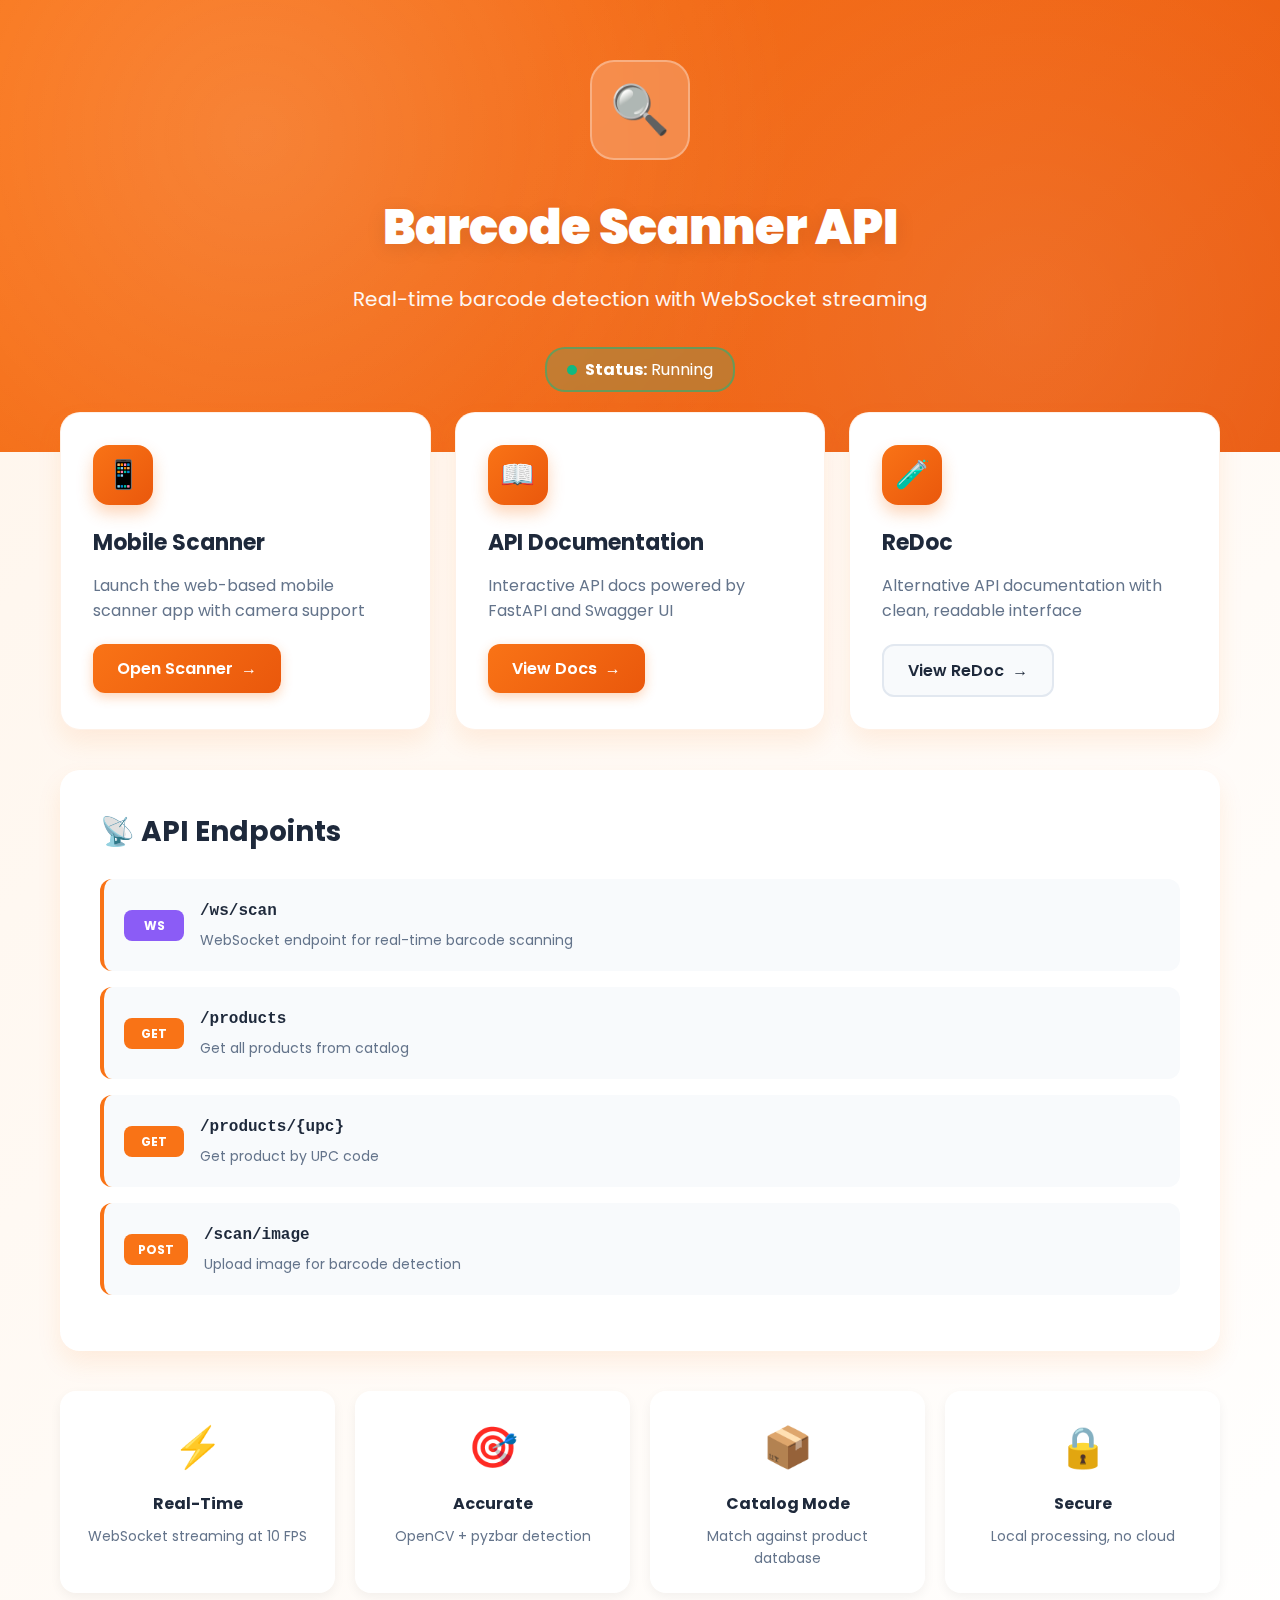
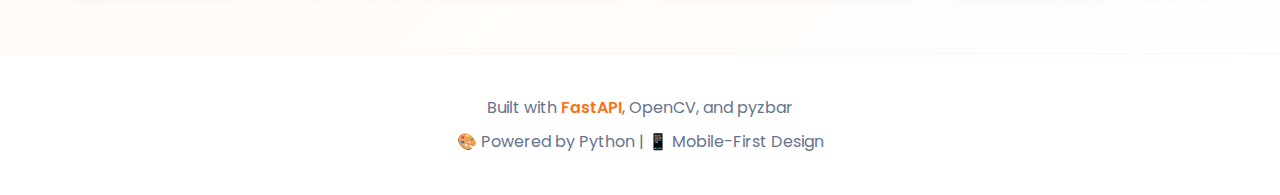
<file: frontend/api-home.html>
<!DOCTYPE html>
<html lang="en">
<head>
    <meta charset="UTF-8">
    <meta name="viewport" content="width=device-width, initial-scale=1.0">
    <title>Barcode Scanner API</title>
    <link rel="preconnect" href="https://fonts.googleapis.com">
    <link rel="preconnect" href="https://fonts.gstatic.com" crossorigin>
    <link href="https://fonts.googleapis.com/css2?family=Poppins:wght@400;500;600;700;800;900&display=swap" rel="stylesheet">
    <style>
        * {
            margin: 0;
            padding: 0;
            box-sizing: border-box;
        }

        :root {
            --primary: #f97316;
            --primary-dark: #ea580c;
            --secondary: #10b981;
            --dark: #1e293b;
            --gray: #64748b;
            --light: #f8fafc;
        }

        body {
            font-family: 'Poppins', sans-serif;
            background: linear-gradient(135deg, #fff5eb 0%, #fff 100%);
            color: var(--dark);
            line-height: 1.6;
            min-height: 100vh;
        }

        /* Hero Section */
        .hero {
            background: linear-gradient(135deg, #f97316 0%, #ea580c 100%);
            color: white;
            padding: 60px 20px;
            text-align: center;
            position: relative;
            overflow: hidden;
        }

        .hero::before {
            content: '';
            position: absolute;
            top: 0;
            left: 0;
            right: 0;
            bottom: 0;
            background: 
                radial-gradient(circle at 20% 30%, rgba(255,255,255,0.15) 0%, transparent 50%),
                radial-gradient(circle at 80% 70%, rgba(255,255,255,0.1) 0%, transparent 50%);
        }

        .hero-content {
            max-width: 800px;
            margin: 0 auto;
            position: relative;
            z-index: 1;
        }

        .api-icon {
            width: 100px;
            height: 100px;
            margin: 0 auto 30px;
            background: rgba(255,255,255,0.2);
            border-radius: 24px;
            display: flex;
            align-items: center;
            justify-content: center;
            font-size: 48px;
            backdrop-filter: blur(10px);
            border: 2px solid rgba(255,255,255,0.3);
            animation: float 3s ease-in-out infinite;
        }

        @keyframes float {
            0%, 100% { transform: translateY(0px); }
            50% { transform: translateY(-15px); }
        }

        .hero h1 {
            font-size: 48px;
            font-weight: 900;
            margin-bottom: 16px;
            text-shadow: 0 4px 20px rgba(0,0,0,0.1);
        }

        .hero p {
            font-size: 20px;
            opacity: 0.95;
            margin-bottom: 12px;
        }

        .status-badge {
            display: inline-flex;
            align-items: center;
            gap: 8px;
            background: rgba(16, 185, 129, 0.2);
            border: 2px solid rgba(16, 185, 129, 0.5);
            padding: 8px 20px;
            border-radius: 20px;
            margin-top: 20px;
            backdrop-filter: blur(10px);
        }

        .status-dot {
            width: 10px;
            height: 10px;
            background: #10b981;
            border-radius: 50%;
            animation: pulse 2s infinite;
        }

        @keyframes pulse {
            0%, 100% { opacity: 1; box-shadow: 0 0 0 0 rgba(16, 185, 129, 0.7); }
            50% { opacity: 0.7; box-shadow: 0 0 0 8px rgba(16, 185, 129, 0); }
        }

        /* Container */
        .container {
            max-width: 1200px;
            margin: -40px auto 60px;
            padding: 0 20px;
            position: relative;
            z-index: 2;
        }

        /* Cards Grid */
        .cards-grid {
            display: grid;
            grid-template-columns: repeat(auto-fit, minmax(300px, 1fr));
            gap: 24px;
            margin-bottom: 40px;
        }

        .card {
            background: white;
            border-radius: 20px;
            padding: 32px;
            box-shadow: 0 12px 24px rgba(249, 115, 22, 0.1);
            border: 1px solid rgba(249, 115, 22, 0.1);
            transition: all 0.3s;
        }

        .card:hover {
            transform: translateY(-8px);
            box-shadow: 0 20px 40px rgba(249, 115, 22, 0.15);
        }

        .card-icon {
            width: 60px;
            height: 60px;
            background: linear-gradient(135deg, #f97316 0%, #ea580c 100%);
            border-radius: 16px;
            display: flex;
            align-items: center;
            justify-content: center;
            font-size: 28px;
            margin-bottom: 20px;
            box-shadow: 0 8px 16px rgba(249, 115, 22, 0.3);
        }

        .card h3 {
            font-size: 22px;
            font-weight: 700;
            margin-bottom: 12px;
            color: var(--dark);
        }

        .card p {
            color: var(--gray);
            margin-bottom: 20px;
        }

        .btn {
            display: inline-flex;
            align-items: center;
            gap: 8px;
            background: linear-gradient(135deg, #f97316 0%, #ea580c 100%);
            color: white;
            padding: 12px 24px;
            border-radius: 12px;
            text-decoration: none;
            font-weight: 600;
            transition: all 0.3s;
            box-shadow: 0 4px 12px rgba(249, 115, 22, 0.3);
        }

        .btn:hover {
            transform: translateY(-2px);
            box-shadow: 0 8px 20px rgba(249, 115, 22, 0.4);
        }

        .btn-secondary {
            background: var(--light);
            color: var(--dark);
            border: 2px solid #e2e8f0;
            box-shadow: none;
        }

        /* Endpoints Section */
        .endpoints {
            background: white;
            border-radius: 20px;
            padding: 40px;
            box-shadow: 0 12px 24px rgba(249, 115, 22, 0.1);
            margin-bottom: 40px;
        }

        .endpoints h2 {
            font-size: 28px;
            font-weight: 700;
            margin-bottom: 24px;
            color: var(--dark);
        }

        .endpoint-item {
            display: flex;
            align-items: center;
            gap: 16px;
            padding: 20px;
            background: var(--light);
            border-radius: 12px;
            margin-bottom: 16px;
            border-left: 4px solid var(--primary);
        }

        .method {
            background: var(--primary);
            color: white;
            padding: 6px 14px;
            border-radius: 8px;
            font-weight: 700;
            font-size: 12px;
            min-width: 60px;
            text-align: center;
        }

        .method.ws {
            background: #8b5cf6;
        }

        .endpoint-info {
            flex: 1;
        }

        .endpoint-path {
            font-family: 'Courier New', monospace;
            font-weight: 600;
            color: var(--dark);
            margin-bottom: 4px;
        }

        .endpoint-desc {
            font-size: 14px;
            color: var(--gray);
        }

        /* Features Grid */
        .features {
            display: grid;
            grid-template-columns: repeat(auto-fit, minmax(250px, 1fr));
            gap: 20px;
            margin: 40px 0;
        }

        .feature {
            text-align: center;
            padding: 24px;
            background: white;
            border-radius: 16px;
            box-shadow: 0 4px 12px rgba(0,0,0,0.05);
        }

        .feature-icon {
            font-size: 40px;
            margin-bottom: 12px;
        }

        .feature h4 {
            font-size: 16px;
            font-weight: 700;
            margin-bottom: 8px;
        }

        .feature p {
            font-size: 14px;
            color: var(--gray);
        }

        /* Footer */
        .footer {
            text-align: center;
            padding: 40px 20px;
            color: var(--gray);
            background: white;
            border-top: 2px solid var(--light);
        }

        .footer a {
            color: var(--primary);
            text-decoration: none;
            font-weight: 600;
        }
    </style>
</head>
<body>
    
    <!-- Hero Section -->
    <div class="hero">
        <div class="hero-content">
            <div class="api-icon">🔍</div>
            <h1>Barcode Scanner API</h1>
            <p>Real-time barcode detection with WebSocket streaming</p>
            <div class="status-badge">
                <div class="status-dot"></div>
                <span><strong>Status:</strong> Running</span>
            </div>
        </div>
    </div>

    <!-- Main Content -->
    <div class="container">
        
        <!-- Quick Links -->
        <div class="cards-grid">
            <div class="card">
                <div class="card-icon">📱</div>
                <h3>Mobile Scanner</h3>
                <p>Launch the web-based mobile scanner app with camera support</p>
                <a href="/static/index.html" class="btn">
                    <span>Open Scanner</span>
                    <span>→</span>
                </a>
            </div>

            <div class="card">
                <div class="card-icon">📖</div>
                <h3>API Documentation</h3>
                <p>Interactive API docs powered by FastAPI and Swagger UI</p>
                <a href="/docs" class="btn">
                    <span>View Docs</span>
                    <span>→</span>
                </a>
            </div>

            <div class="card">
                <div class="card-icon">🧪</div>
                <h3>ReDoc</h3>
                <p>Alternative API documentation with clean, readable interface</p>
                <a href="/redoc" class="btn btn-secondary">
                    <span>View ReDoc</span>
                    <span>→</span>
                </a>
            </div>
        </div>

        <!-- API Endpoints -->
        <div class="endpoints">
            <h2>📡 API Endpoints</h2>
            
            <div class="endpoint-item">
                <div class="method ws">WS</div>
                <div class="endpoint-info">
                    <div class="endpoint-path">/ws/scan</div>
                    <div class="endpoint-desc">WebSocket endpoint for real-time barcode scanning</div>
                </div>
            </div>

            <div class="endpoint-item">
                <div class="method">GET</div>
                <div class="endpoint-info">
                    <div class="endpoint-path">/products</div>
                    <div class="endpoint-desc">Get all products from catalog</div>
                </div>
            </div>

            <div class="endpoint-item">
                <div class="method">GET</div>
                <div class="endpoint-info">
                    <div class="endpoint-path">/products/{upc}</div>
                    <div class="endpoint-desc">Get product by UPC code</div>
                </div>
            </div>

            <div class="endpoint-item">
                <div class="method">POST</div>
                <div class="endpoint-info">
                    <div class="endpoint-path">/scan/image</div>
                    <div class="endpoint-desc">Upload image for barcode detection</div>
                </div>
            </div>
        </div>

        <!-- Features -->
        <div class="features">
            <div class="feature">
                <div class="feature-icon">⚡</div>
                <h4>Real-Time</h4>
                <p>WebSocket streaming at 10 FPS</p>
            </div>
            <div class="feature">
                <div class="feature-icon">🎯</div>
                <h4>Accurate</h4>
                <p>OpenCV + pyzbar detection</p>
            </div>
            <div class="feature">
                <div class="feature-icon">📦</div>
                <h4>Catalog Mode</h4>
                <p>Match against product database</p>
            </div>
            <div class="feature">
                <div class="feature-icon">🔒</div>
                <h4>Secure</h4>
                <p>Local processing, no cloud</p>
            </div>
        </div>

    </div>

    <!-- Footer -->
    <div class="footer">
        <p>Built with <a href="https://fastapi.tiangolo.com/">FastAPI</a>, OpenCV, and pyzbar</p>
        <p style="margin-top: 8px;">🎨 Powered by Python | 📱 Mobile-First Design</p>
    </div>

</body>
</html>
</file>
